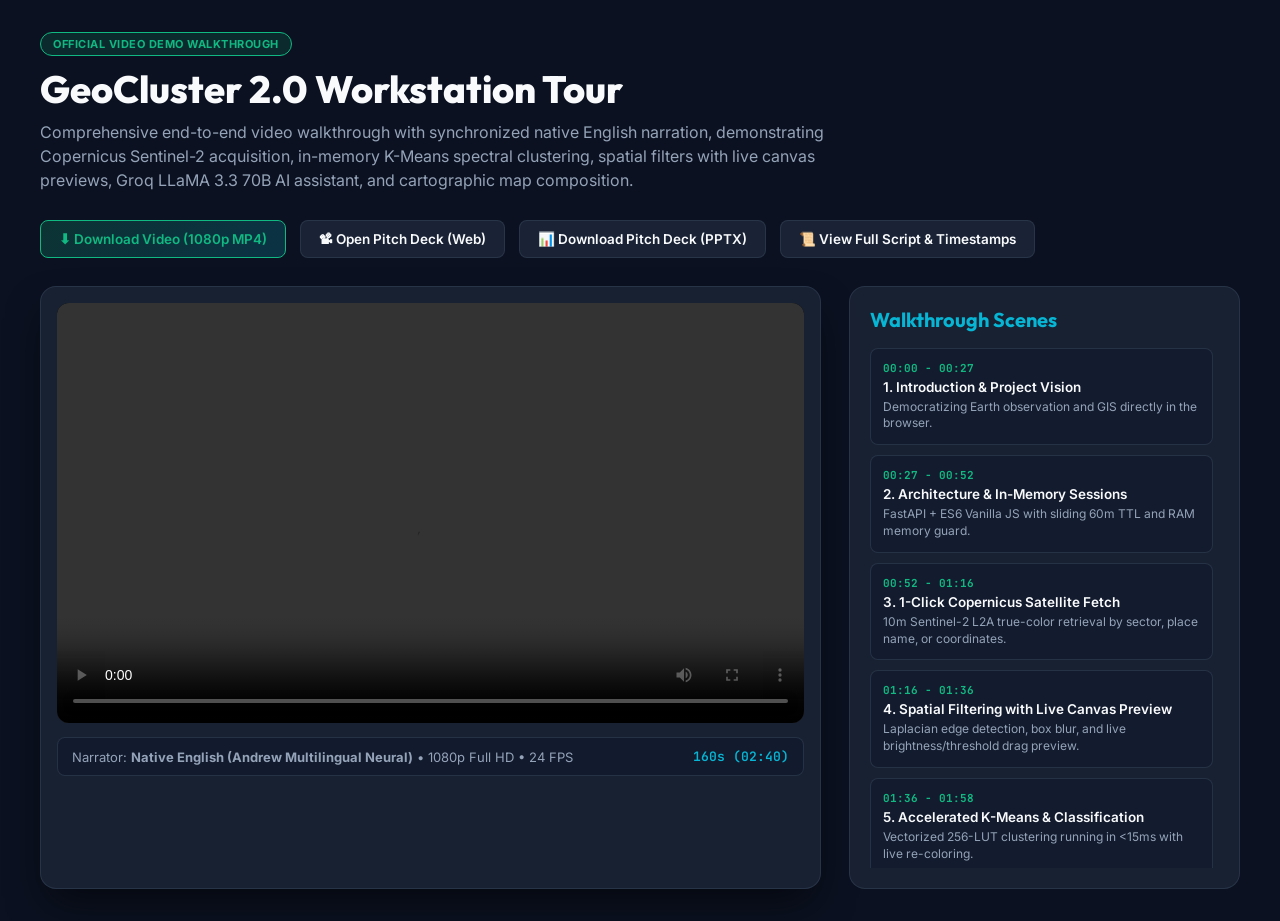
<file: docs/demo/index.html>
<!DOCTYPE html>
<html lang="en">
<head>
  <meta charset="UTF-8">
  <meta name="viewport" content="width=device-width, initial-scale=1.0">
  <title>GeoCluster 2.0 - Official Video Walkthrough</title>
  <link rel="preconnect" href="https://fonts.googleapis.com">
  <link rel="preconnect" href="https://fonts.gstatic.com" crossorigin>
  <link href="https://fonts.googleapis.com/css2?family=Inter:wght@300;400;500;600;700;800&family=Outfit:wght@500;600;700;800&family=JetBrains+Mono:wght@400;500;600&display=swap" rel="stylesheet">
  <style>
    :root {
      --bg: #0b1120;
      --card-bg: rgba(30, 41, 59, 0.7);
      --card-border: rgba(51, 65, 85, 0.6);
      --emerald: #10b981;
      --cyan: #06b6d4;
      --amber: #f59e0b;
      --text: #f8fafc;
      --muted: #94a3b8;
    }
    * { box-sizing: border-box; margin: 0; padding: 0; }
    body {
      background: var(--bg);
      color: var(--text);
      font-family: 'Inter', -apple-system, sans-serif;
      min-height: 100vh;
      padding: 32px 24px;
    }
    .container {
      max-width: 1200px;
      margin: 0 auto;
    }
    header.demo-header {
      margin-bottom: 28px;
    }
    .badge {
      display: inline-flex;
      align-items: center;
      gap: 6px;
      background: rgba(16, 185, 129, 0.15);
      border: 1px solid var(--emerald);
      color: var(--emerald);
      padding: 4px 12px;
      border-radius: 20px;
      font-size: 11px;
      font-weight: 700;
      letter-spacing: 0.5px;
      margin-bottom: 12px;
    }
    h1 {
      font-family: 'Outfit', sans-serif;
      font-size: 38px;
      font-weight: 800;
      line-height: 1.15;
      margin-bottom: 8px;
    }
    p.subtitle {
      font-size: 16px;
      color: var(--muted);
      max-width: 800px;
      line-height: 1.5;
    }

    .video-grid {
      display: grid;
      grid-template-columns: 2fr 1fr;
      gap: 28px;
      margin-top: 24px;
    }
    @media (max-width: 960px) {
      .video-grid { grid-template-columns: 1fr; }
    }

    .video-card {
      background: var(--card-bg);
      border: 1px solid var(--card-border);
      border-radius: 16px;
      padding: 16px;
      box-shadow: 0 20px 40px -10px rgba(0, 0, 0, 0.6);
      display: flex;
      flex-direction: column;
    }
    video {
      width: 100%;
      border-radius: 12px;
      background: #000;
      aspect-ratio: 16 / 9;
      outline: none;
    }

    .meta-box {
      margin-top: 14px;
      display: flex;
      align-items: center;
      justify-content: space-between;
      padding: 10px 14px;
      background: rgba(15, 23, 42, 0.6);
      border-radius: 8px;
      border: 1px solid var(--card-border);
      font-size: 13px;
    }
    .meta-left {
      color: var(--muted);
    }
    .meta-badge {
      font-family: 'JetBrains Mono', monospace;
      color: var(--cyan);
      font-weight: 600;
    }

    .chapters-card {
      background: var(--card-bg);
      border: 1px solid var(--card-border);
      border-radius: 16px;
      padding: 20px;
      display: flex;
      flex-direction: column;
    }
    .chapters-card h3 {
      font-family: 'Outfit', sans-serif;
      font-size: 20px;
      font-weight: 700;
      margin-bottom: 16px;
      color: var(--cyan);
      display: flex;
      align-items: center;
      justify-content: space-between;
    }
    .chapter-list {
      display: flex;
      flex-direction: column;
      gap: 10px;
      overflow-y: auto;
      max-height: 520px;
      padding-right: 6px;
    }
    .chapter-item {
      background: rgba(15, 23, 42, 0.5);
      border: 1px solid var(--card-border);
      border-radius: 8px;
      padding: 12px;
      cursor: pointer;
      transition: all 0.2s ease;
    }
    .chapter-item:hover {
      background: rgba(51, 65, 85, 0.4);
      border-color: var(--cyan);
    }
    .chapter-time {
      font-family: 'JetBrains Mono', monospace;
      font-size: 11px;
      color: var(--emerald);
      font-weight: 700;
      margin-bottom: 4px;
    }
    .chapter-title {
      font-size: 13.5px;
      font-weight: 600;
      color: var(--text);
      margin-bottom: 4px;
    }
    .chapter-desc {
      font-size: 12px;
      color: var(--muted);
      line-height: 1.4;
    }

    .links-bar {
      margin-top: 28px;
      display: flex;
      gap: 14px;
      flex-wrap: wrap;
    }
    .link-btn {
      background: rgba(30, 41, 59, 0.8);
      border: 1px solid var(--card-border);
      color: var(--text);
      text-decoration: none;
      padding: 10px 18px;
      border-radius: 8px;
      font-size: 13.5px;
      font-weight: 600;
      transition: all 0.2s ease;
      display: inline-flex;
      align-items: center;
      gap: 8px;
    }
    .link-btn:hover {
      background: var(--card-border);
      border-color: var(--cyan);
      color: var(--cyan);
    }
    .link-btn.primary {
      background: linear-gradient(135deg, rgba(16, 185, 129, 0.2), rgba(6, 182, 212, 0.2));
      border-color: var(--emerald);
      color: var(--emerald);
    }
    .link-btn.primary:hover {
      background: var(--emerald);
      color: #0b1120;
    }
  </style>
</head>
<body>
  <div class="container">
    <header class="demo-header">
      <div class="badge">OFFICIAL VIDEO DEMO WALKTHROUGH</div>
      <h1>GeoCluster 2.0 Workstation Tour</h1>
      <p class="subtitle">
        Comprehensive end-to-end video walkthrough with synchronized native English narration, demonstrating 
        Copernicus Sentinel-2 acquisition, in-memory K-Means spectral clustering, spatial filters with live canvas previews, 
        Groq LLaMA 3.3 70B AI assistant, and cartographic map composition.
      </p>
      <div class="links-bar">
        <a href="geocluster2_demo_walkthrough.mp4" download class="link-btn primary">⬇ Download Video (1080p MP4)</a>
        <a href="../pitch_deck/index.html" class="link-btn">📽 Open Pitch Deck (Web)</a>
        <a href="../../GEOCLUSTER_2.0_Pitch_Deck.pptx" download class="link-btn">📊 Download Pitch Deck (PPTX)</a>
        <a href="WALKTHROUGH_SCRIPT.md" class="link-btn">📜 View Full Script & Timestamps</a>
      </div>
    </header>

    <div class="video-grid">
      <div class="video-card">
        <video id="demo-player" controls preload="metadata">
          <source src="geocluster2_demo_walkthrough.mp4" type="video/mp4">
          Your browser does not support HTML5 video.
        </video>
        <div class="meta-box">
          <div class="meta-left">
            Narrator: <strong>Native English (Andrew Multilingual Neural)</strong> • 1080p Full HD • 24 FPS
          </div>
          <div class="meta-badge">160s (02:40)</div>
        </div>
      </div>

      <div class="chapters-card">
        <h3>Walkthrough Scenes</h3>
        <div class="chapter-list">
          <div class="chapter-item" onclick="seekTo(0)">
            <div class="chapter-time">00:00 - 00:27</div>
            <div class="chapter-title">1. Introduction & Project Vision</div>
            <div class="chapter-desc">Democratizing Earth observation and GIS directly in the browser.</div>
          </div>
          <div class="chapter-item" onclick="seekTo(27)">
            <div class="chapter-time">00:27 - 00:52</div>
            <div class="chapter-title">2. Architecture & In-Memory Sessions</div>
            <div class="chapter-desc">FastAPI + ES6 Vanilla JS with sliding 60m TTL and RAM memory guard.</div>
          </div>
          <div class="chapter-item" onclick="seekTo(52)">
            <div class="chapter-time">00:52 - 01:16</div>
            <div class="chapter-title">3. 1-Click Copernicus Satellite Fetch</div>
            <div class="chapter-desc">10m Sentinel-2 L2A true-color retrieval by sector, place name, or coordinates.</div>
          </div>
          <div class="chapter-item" onclick="seekTo(76)">
            <div class="chapter-time">01:16 - 01:36</div>
            <div class="chapter-title">4. Spatial Filtering with Live Canvas Preview</div>
            <div class="chapter-desc">Laplacian edge detection, box blur, and live brightness/threshold drag preview.</div>
          </div>
          <div class="chapter-item" onclick="seekTo(96)">
            <div class="chapter-time">01:36 - 01:58</div>
            <div class="chapter-title">5. Accelerated K-Means & Classification</div>
            <div class="chapter-desc">Vectorized 256-LUT clustering running in &lt;15ms with live re-coloring.</div>
          </div>
          <div class="chapter-item" onclick="seekTo(118)">
            <div class="chapter-time">01:58 - 02:20</div>
            <div class="chapter-title">6. Three-Tier AI Assistant & GCH2 Compression</div>
            <div class="chapter-desc">Groq LLaMA 3.3 70B action whitelist and lossless vectorized Huffman engine.</div>
          </div>
          <div class="chapter-item" onclick="seekTo(140)">
            <div class="chapter-time">02:20 - 02:40</div>
            <div class="chapter-title">7. Map Composer Studio & Conclusion</div>
            <div class="chapter-desc">Single-canvas publication-grade cartography and open-source release.</div>
          </div>
        </div>
      </div>
    </div>
  </div>

  <script>
    const player = document.getElementById('demo-player');
    function seekTo(seconds) {
      player.currentTime = seconds;
      player.play().catch(() => {});
    }
  </script>
</body>
</html>
</file>
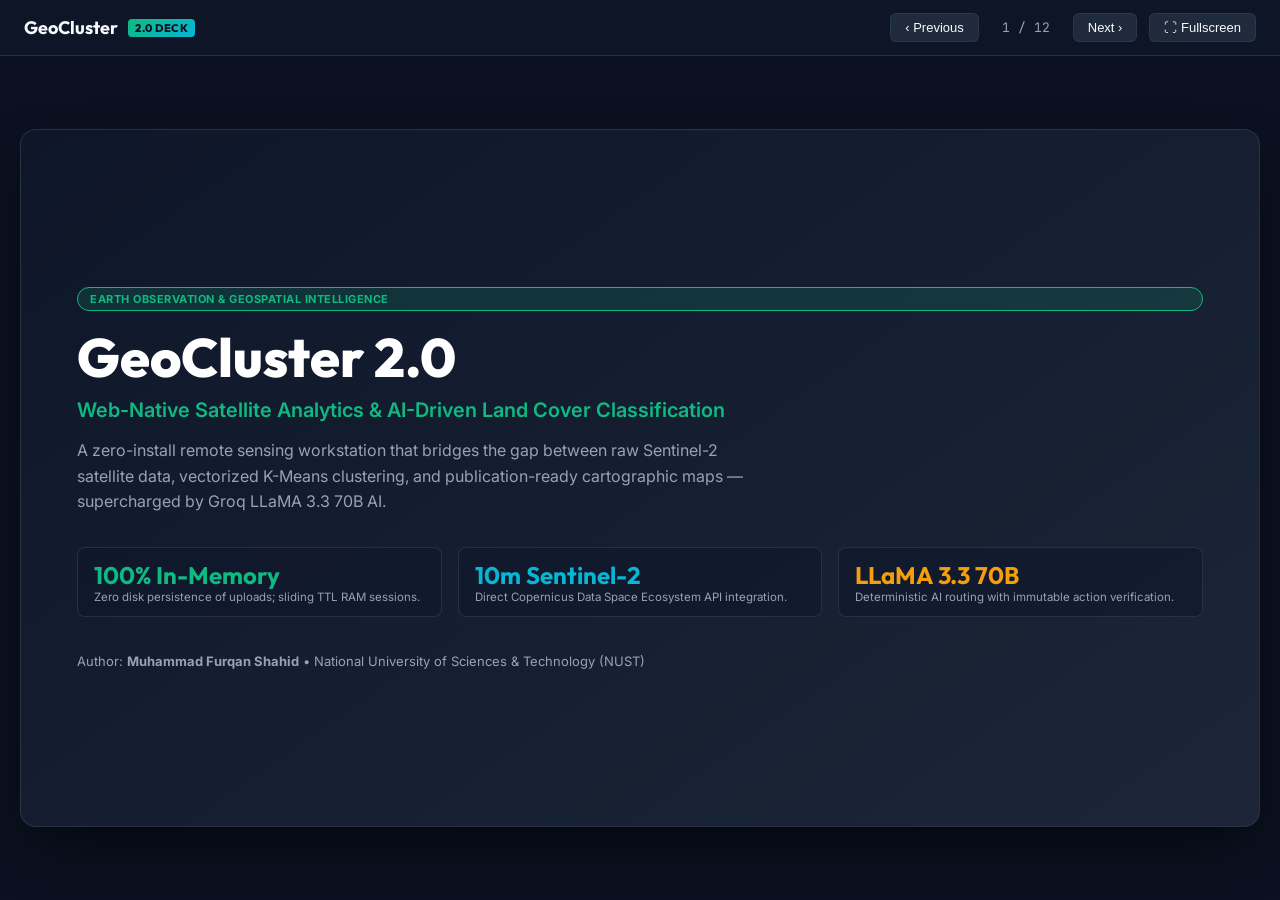
<file: docs/pitch_deck/index.html>
<!DOCTYPE html>
<html lang="en">
<head>
  <meta charset="UTF-8">
  <meta name="viewport" content="width=device-width, initial-scale=1.0">
  <title>GeoCluster 2.0 - Official Pitch Deck</title>
  <link rel="preconnect" href="https://fonts.googleapis.com">
  <link rel="preconnect" href="https://fonts.gstatic.com" crossorigin>
  <link href="https://fonts.googleapis.com/css2?family=Inter:wght@300;400;500;600;700;800&family=Outfit:wght@400;500;600;700;800&family=JetBrains+Mono:wght@400;500;600&display=swap" rel="stylesheet">
  <style>
    :root {
      --bg: #0b1120;
      --card-bg: rgba(30, 41, 59, 0.7);
      --card-border: rgba(51, 65, 85, 0.6);
      --emerald: #10b981;
      --cyan: #06b6d4;
      --amber: #f59e0b;
      --text: #f8fafc;
      --muted: #94a3b8;
    }
    * { box-sizing: border-box; margin: 0; padding: 0; }
    body {
      background: var(--bg);
      color: var(--text);
      font-family: 'Inter', -apple-system, sans-serif;
      min-height: 100vh;
      overflow: hidden;
      display: flex;
      flex-direction: column;
    }
    header.deck-bar {
      height: 56px;
      background: rgba(15, 23, 42, 0.85);
      backdrop-filter: blur(12px);
      border-bottom: 1px solid var(--card-border);
      display: flex;
      align-items: center;
      justify-content: space-between;
      padding: 0 24px;
      z-index: 50;
    }
    .deck-brand {
      display: flex;
      align-items: center;
      gap: 10px;
      font-family: 'Outfit', sans-serif;
      font-weight: 700;
      font-size: 18px;
    }
    .brand-badge {
      background: linear-gradient(135deg, var(--emerald), var(--cyan));
      color: #0b1120;
      font-size: 11px;
      font-weight: 800;
      padding: 2px 7px;
      border-radius: 4px;
      letter-spacing: 0.5px;
    }
    .deck-controls {
      display: flex;
      align-items: center;
      gap: 12px;
    }
    .deck-btn {
      background: rgba(51, 65, 85, 0.5);
      border: 1px solid var(--card-border);
      color: var(--text);
      padding: 6px 14px;
      border-radius: 6px;
      font-size: 13px;
      font-weight: 500;
      cursor: pointer;
      transition: all 0.2s ease;
      display: inline-flex;
      align-items: center;
      gap: 6px;
    }
    .deck-btn:hover {
      background: var(--card-border);
      border-color: var(--cyan);
      color: var(--cyan);
    }
    .slide-indicator {
      font-family: 'JetBrains Mono', monospace;
      font-size: 13px;
      color: var(--muted);
      min-width: 70px;
      text-align: center;
    }

    main.deck-viewport {
      flex: 1;
      display: flex;
      align-items: center;
      justify-content: center;
      padding: 20px;
      position: relative;
    }
    .slide-container {
      width: 100%;
      max-width: 1280px;
      aspect-ratio: 16 / 9;
      background: linear-gradient(145deg, rgba(15, 23, 42, 0.95), rgba(30, 41, 59, 0.9));
      border: 1px solid var(--card-border);
      border-radius: 16px;
      box-shadow: 0 25px 60px -15px rgba(0, 0, 0, 0.7);
      position: relative;
      overflow: hidden;
      display: flex;
      flex-direction: column;
      padding: 48px 56px;
    }
    .slide {
      display: none;
      height: 100%;
      flex-direction: column;
      animation: fadeIn 0.35s cubic-bezier(0.16, 1, 0.3, 1);
    }
    .slide.active {
      display: flex;
    }
    @keyframes fadeIn {
      from { opacity: 0; transform: translateY(8px) scale(0.99); }
      to { opacity: 1; transform: translateY(0) scale(1); }
    }

    .slide-tag {
      font-family: 'JetBrains Mono', monospace;
      font-size: 12px;
      font-weight: 700;
      text-transform: uppercase;
      letter-spacing: 1.5px;
      color: var(--emerald);
      margin-bottom: 6px;
    }
    .slide-title {
      font-family: 'Outfit', sans-serif;
      font-size: 34px;
      font-weight: 700;
      color: var(--text);
      line-height: 1.15;
      margin-bottom: 8px;
    }
    .slide-subtitle {
      font-size: 16px;
      color: var(--muted);
      margin-bottom: 24px;
      line-height: 1.4;
    }

    .grid-2 { display: grid; grid-template-columns: 1fr 1fr; gap: 24px; flex: 1; }
    .grid-3 { display: grid; grid-template-columns: 1fr 1fr 1fr; gap: 20px; flex: 1; }
    .grid-4 { display: grid; grid-template-columns: 1fr 1fr; grid-template-rows: 1fr 1fr; gap: 18px; flex: 1; }

    .card {
      background: var(--card-bg);
      border: 1px solid var(--card-border);
      border-radius: 12px;
      padding: 22px;
      display: flex;
      flex-direction: column;
      backdrop-filter: blur(8px);
    }
    .card-title {
      font-family: 'Outfit', sans-serif;
      font-size: 18px;
      font-weight: 600;
      margin-bottom: 8px;
      display: flex;
      align-items: center;
      gap: 8px;
    }
    .card-title.cyan { color: var(--cyan); }
    .card-title.emerald { color: var(--emerald); }
    .card-title.amber { color: var(--amber); }
    .card-title.white { color: var(--text); }
    .card p, .card li {
      font-size: 13.5px;
      color: var(--muted);
      line-height: 1.5;
    }
    .card ul {
      list-style: none;
      margin-top: 6px;
    }
    .card ul li {
      position: relative;
      padding-left: 16px;
      margin-bottom: 8px;
    }
    .card ul li::before {
      content: "•";
      position: absolute;
      left: 0;
      color: var(--cyan);
      font-weight: bold;
    }

    .hero-title {
      font-family: 'Outfit', sans-serif;
      font-size: 54px;
      font-weight: 800;
      line-height: 1.05;
      background: linear-gradient(135deg, #ffffff 40%, var(--cyan) 100%);
      -webkit-background-clip: text;
      -webkit-text-fill-color: transparent;
      margin-bottom: 12px;
    }
    .hero-tagline {
      font-size: 20px;
      color: var(--emerald);
      font-weight: 600;
      margin-bottom: 16px;
    }
    .hero-desc {
      font-size: 16px;
      color: var(--muted);
      line-height: 1.6;
      max-width: 680px;
    }
    .badge-pill {
      display: inline-flex;
      align-items: center;
      gap: 6px;
      background: rgba(16, 185, 129, 0.15);
      border: 1px solid var(--emerald);
      color: var(--emerald);
      padding: 4px 12px;
      border-radius: 20px;
      font-size: 11px;
      font-weight: 700;
      letter-spacing: 0.5px;
      margin-bottom: 18px;
    }

    .metric-box {
      background: rgba(15, 23, 42, 0.6);
      border: 1px solid var(--card-border);
      border-radius: 8px;
      padding: 12px 16px;
      margin-bottom: 12px;
    }
    .metric-val {
      font-family: 'Outfit', sans-serif;
      font-size: 24px;
      font-weight: 700;
    }
    .metric-lbl {
      font-size: 11.5px;
      color: var(--muted);
    }

    .img-preview {
      width: 100%;
      height: 100%;
      object-fit: cover;
      border-radius: 8px;
      border: 1px solid var(--card-border);
    }
    .table-custom {
      width: 100%;
      border-collapse: collapse;
      font-size: 12.5px;
    }
    .table-custom th {
      background: rgba(30, 41, 59, 0.9);
      color: var(--text);
      text-align: left;
      padding: 10px 14px;
      font-weight: 600;
      border-bottom: 2px solid var(--card-border);
    }
    .table-custom td {
      padding: 9px 14px;
      border-bottom: 1px solid rgba(51, 65, 85, 0.4);
      color: var(--muted);
    }
    .table-custom tr.highlight td {
      background: rgba(16, 185, 129, 0.08);
      color: var(--text);
      font-weight: 500;
    }
  </style>
</head>
<body>
  <header class="deck-bar">
    <div class="deck-brand">
      <span>GeoCluster</span>
      <span class="brand-badge">2.0 DECK</span>
    </div>
    <div class="deck-controls">
      <button class="deck-btn" id="prev-btn" onclick="prevSlide()">‹ Previous</button>
      <span class="slide-indicator" id="slide-num">1 / 12</span>
      <button class="deck-btn" id="next-btn" onclick="nextSlide()">Next ›</button>
      <button class="deck-btn" onclick="toggleFullscreen()">⛶ Fullscreen</button>
    </div>
  </header>

  <main class="deck-viewport">
    <div class="slide-container">
      
      <!-- SLIDE 1 -->
      <section class="slide active" id="slide-1">
        <div style="flex: 1; display: flex; flex-direction: column; justify-content: center;">
          <div class="badge-pill">EARTH OBSERVATION & GEOSPATIAL INTELLIGENCE</div>
          <h1 class="hero-title">GeoCluster 2.0</h1>
          <div class="hero-tagline">Web-Native Satellite Analytics & AI-Driven Land Cover Classification</div>
          <p class="hero-desc">
            A zero-install remote sensing workstation that bridges the gap between raw Sentinel-2 satellite data, 
            vectorized K-Means clustering, and publication-ready cartographic maps — supercharged by Groq LLaMA 3.3 70B AI.
          </p>
          <div style="margin-top: 32px; display: flex; gap: 16px;">
            <div class="metric-box" style="flex: 1;">
              <div class="metric-val" style="color: var(--emerald);">100% In-Memory</div>
              <div class="metric-lbl">Zero disk persistence of uploads; sliding TTL RAM sessions.</div>
            </div>
            <div class="metric-box" style="flex: 1;">
              <div class="metric-val" style="color: var(--cyan);">10m Sentinel-2</div>
              <div class="metric-lbl">Direct Copernicus Data Space Ecosystem API integration.</div>
            </div>
            <div class="metric-box" style="flex: 1;">
              <div class="metric-val" style="color: var(--amber);">LLaMA 3.3 70B</div>
              <div class="metric-lbl">Deterministic AI routing with immutable action verification.</div>
            </div>
          </div>
          <div style="margin-top: 24px; font-size: 13px; color: var(--muted);">
            Author: <strong>Muhammad Furqan Shahid</strong> • National University of Sciences & Technology (NUST)
          </div>
        </div>
      </section>

      <!-- SLIDE 2 -->
      <section class="slide" id="slide-2">
        <div class="slide-tag">The Problem</div>
        <div class="slide-title">Remote Sensing & GIS Analysis Is Locked Behind Desktop Bloat</div>
        <div class="slide-subtitle">Traditional tools exclude researchers, students, and agile teams who need rapid geospatial intelligence.</div>
        <div class="grid-3">
          <div class="card">
            <div class="card-title amber">Heavy Desktop Stacks</div>
            <p>ArcGIS, QGIS, and ENVI demand multi-gigabyte downloads, specialized C++ binaries, and heavyweight workstation hardware that field teams and students lack.</p>
          </div>
          <div class="card">
            <div class="card-title cyan">Steep Learning Curves</div>
            <p>Users must navigate hundreds of nested menus, manual coordinate reference system (CRS/WGS84) transformations, and proprietary raster formats before producing insights.</p>
          </div>
          <div class="card">
            <div class="card-title emerald">Expensive & Closed</div>
            <p>Prohibitive commercial software licenses and complex cloud credit billing models restrict democratized access to Earth observation data in education and public science.</p>
          </div>
        </div>
      </section>

      <!-- SLIDE 3 -->
      <section class="slide" id="slide-3">
        <div class="slide-tag">The Solution</div>
        <div class="slide-title">GeoCluster 2.0: Instant, Browser-First Geospatial Power</div>
        <div class="slide-subtitle">Delivering enterprise GIS and satellite clustering through modern, lightweight web standards.</div>
        <div class="grid-4">
          <div class="card">
            <div class="card-title cyan">Instant Browser Access</div>
            <p>Zero software installation, zero npm build steps. Runs smoothly on any modern browser backed by a high-concurrency FastAPI server.</p>
          </div>
          <div class="card">
            <div class="card-title emerald">1-Click Satellite Fetch</div>
            <p>Retrieve true-color Sentinel-2 crops by place name, sector code, or lat/long bounding box with automated cloud filtering and ground scaling.</p>
          </div>
          <div class="card">
            <div class="card-title white">Automated K-Means Clustering</div>
            <p>Vectorized intensity histogram clustering segments satellite imagery into land-cover classes (water, forest, urban, grass, soil) in under 15ms.</p>
          </div>
          <div class="card">
            <div class="card-title amber">Publication-Grade Map Studio</div>
            <p>Compose finished cartographic maps with title, custom legend, metric scale bar, and north arrow on a single WYSIWYG canvas for instant export.</p>
          </div>
        </div>
      </section>

      <!-- SLIDE 4 -->
      <section class="slide" id="slide-4">
        <div class="slide-tag">Architecture</div>
        <div class="slide-title">Unified Single-Origin Architecture</div>
        <div class="slide-subtitle">Engineered for security, synchronous responsiveness, and zero-headache deployment.</div>
        <div class="grid-3">
          <div class="card">
            <div class="card-title cyan">Web Workstation</div>
            <ul>
              <li>Modular ES6 JavaScript architecture</li>
              <li>Dual synchronized viewports (Original vs Result)</li>
              <li>Canvas-based live filter previews during drag</li>
              <li>Single-canvas Map Studio renderer</li>
              <li>Zero build pipelines or node_modules bloat</li>
            </ul>
          </div>
          <div class="card">
            <div class="card-title emerald">FastAPI Backend Engine</div>
            <ul>
              <li>High-speed in-memory session management</li>
              <li>Global memory guard and LRU eviction policy</li>
              <li>NumPy & headless OpenCV processing</li>
              <li>Vectorized GCH2 Huffman compression</li>
              <li>Single-origin serving (/ and /api)</li>
            </ul>
          </div>
          <div class="card">
            <div class="card-title amber">Cloud & Providers</div>
            <ul>
              <li>Copernicus Data Space Ecosystem (Sentinel-2 L2A)</li>
              <li>OpenStreetMap Nominatim place geocoding</li>
              <li>Groq Cloud: LLaMA 3.3 70B inference</li>
              <li>Automatic token refresh & secret scrubbing</li>
            </ul>
          </div>
        </div>
      </section>

      <!-- SLIDE 5 -->
      <section class="slide" id="slide-5">
        <div class="slide-tag">Satellite Pipeline</div>
        <div class="slide-title">Sentinel-2 Satellite Imagery on Demand</div>
        <div class="slide-subtitle">From textual query or geographic coordinates to calibrated 10m multispectral crops.</div>
        <div class="grid-2">
          <div class="card">
            <div class="card-title cyan">Triple-Mode Retrieval Engine</div>
            <ul>
              <li><strong>Sector/Alias Mode:</strong> Instant centroid lookup for pre-indexed sectors (e.g. F-8, H-12, NUST campus).</li>
              <li><strong>Global Geocoding:</strong> OpenStreetMap Nominatim geocoding throttled at 1 req/s with disk caching.</li>
              <li><strong>Coordinate Bounding Box:</strong> Paste opposite latitude/longitude corners directly from Google Maps or GIS surveys.</li>
              <li><strong>Atmospheric Correction:</strong> Sentinel-2 L2A Bottom-Of-Atmosphere reflectance bands (B04, B03, B02).</li>
              <li><strong>Ground Scale Metadata:</strong> Stores exact meters-per-pixel ratio (10 m/px) for true physical distance measurement.</li>
            </ul>
          </div>
          <div class="card" style="align-items: center; justify-content: center; background: rgba(15, 23, 42, 0.4);">
            <img src="../../docs/demo/F8_satellite.png" alt="Sentinel-2 Satellite Crop" style="max-height: 250px; border-radius: 8px; border: 1px solid var(--card-border);">
            <div style="font-size: 11.5px; color: var(--emerald); margin-top: 10px; font-weight: 600;">
              Sentinel-2 L2A Crop: Islamabad Sector F-8 (10m Resolution)
            </div>
          </div>
        </div>
      </section>

      <!-- SLIDE 6 -->
      <section class="slide" id="slide-6">
        <div class="slide-tag">Machine Learning Core</div>
        <div class="slide-title">Fast Intensity-Histogram K-Means & Classification</div>
        <div class="slide-subtitle">Accelerated 256-intensity lookup table (LUT) clustering with interactive land cover mapping.</div>
        <div class="grid-2">
          <div class="card">
            <div class="card-title emerald">Algorithmic Innovation</div>
            <ul>
              <li><strong>256-LUT Optimization:</strong> Maps all pixel intensities into a 256-bin lookup table, collapsing iteration runtime from O(N·K) to O(256·K + N).</li>
              <li><strong>Sub-15ms Convergence:</strong> Iterative centroid updates stop when centroid shift &lt; 0.5 intensity units.</li>
              <li><strong>Interactive Re-Coloring:</strong> Boundary sliders allow users to adjust land-cover thresholds live on screen.</li>
              <li><strong>Multi-Class Presets:</strong> Auto-labels clusters (Shadows, Water, Forest, Rooftops, Soil, Lawn).</li>
            </ul>
          </div>
          <div class="card" style="align-items: center; justify-content: center; background: rgba(15, 23, 42, 0.4);">
            <img src="../../api/tests/fixtures/kmeans_k5_display.png" alt="K-Means Cluster Display" style="max-height: 250px; border-radius: 8px; border: 1px solid var(--card-border);">
            <div style="font-size: 11.5px; color: var(--cyan); margin-top: 10px; font-weight: 600;">
              Classified Land Cover Output (Vegetation, Urban, Soil, Shadows)
            </div>
          </div>
        </div>
      </section>

      <!-- SLIDE 7 -->
      <section class="slide" id="slide-7">
        <div class="slide-tag">Image Engine & Archival</div>
        <div class="slide-title">Spatial Filtering Suite & Lossless GCH2 Compression</div>
        <div class="slide-subtitle">Real-time canvas filter previews and high-efficiency binary image serialization.</div>
        <div class="grid-2">
          <div class="card">
            <div class="card-title cyan">Spatial Filtering Engine</div>
            <ul>
              <li><strong>Live Canvas Previews:</strong> Sliders for Brightness (-255..255) and Threshold (0..255) draw instant in-browser previews during dragging.</li>
              <li><strong>Odd-Kernel Mean Blur:</strong> Box blur smoothing from 3×3 up to 31×31 with reflect-101 border replication.</li>
              <li><strong>Laplacian Edge Detection:</strong> 2nd-order spatial derivative highlights geological fault lines, roads, and coastlines.</li>
              <li><strong>Grayscale & Negative:</strong> Standard contrast inversion and calibrated luminance extraction.</li>
            </ul>
          </div>
          <div class="card">
            <div class="card-title emerald">Lossless GCH2 Huffman Compression</div>
            <ul>
              <li><strong>Custom Container:</strong> GCH2 magic header with rows, cols, channels, payload bits, and 256 frequency table.</li>
              <li><strong>Vectorized Bit-Packing:</strong> High-performance NumPy bit-packing with zero rounding or compression artifacts.</li>
              <li><strong>State-Transition Decoding:</strong> Pre-built byte transition table decodes 8 bits per table hop for rapid unpack.</li>
              <li><strong>Desktop Format Parity:</strong> 100% byte-for-byte compatibility with earlier desktop GeoCluster archives.</li>
            </ul>
          </div>
        </div>
      </section>

      <!-- SLIDE 8 -->
      <section class="slide" id="slide-8">
        <div class="slide-tag">AI Co-Pilot</div>
        <div class="slide-title">Three-Tier Deterministic AI Assistant</div>
        <div class="slide-subtitle">Powered by Groq LLaMA 3.3 70B with strict server-side action validation.</div>
        <div class="grid-3">
          <div class="card">
            <div class="card-title emerald">Tier 1: Offline Glossary</div>
            <p><strong>Zero API calls & zero tokens:</strong> Tool definitions and questions ("What is NDVI?", "What does Laplacian filter do?") are answered locally from a built-in GIS glossary.</p>
          </div>
          <div class="card">
            <div class="card-title cyan">Tier 2: Command Router</div>
            <p><strong>Rule-based instant execution:</strong> Exact commands ("show me NUST", "run k-means", "open histogram") trigger UI actions without LLM latency or cost.</p>
          </div>
          <div class="card">
            <div class="card-title amber">Tier 3: Safe LLM Agent</div>
            <p><strong>Strict Whitelist Guardrails:</strong> LLaMA-3.3-70B reasons in JSON format and can request at most one verified action from a fixed whitelist. Out-of-range parameters are dropped server-side.</p>
          </div>
        </div>
      </section>

      <!-- SLIDE 9 -->
      <section class="slide" id="slide-9">
        <div class="slide-tag">Cartography</div>
        <div class="slide-title">Single-Canvas Map Composer Studio</div>
        <div class="slide-subtitle">Publication-ready cartography directly within your browser.</div>
        <div class="grid-2">
          <div class="card">
            <div class="card-title cyan">What You See Is What You Export</div>
            <ul>
              <li><strong>One-Canvas Architecture:</strong> The interactive preview and final high-res export are drawn by the same <code>drawStudioMap</code> function, guaranteeing 100% layout fidelity.</li>
              <li><strong>Multi-Scale Rendering:</strong> Export at 1x, 2x, or 3x pixel scale for high-DPI academic papers and presentations.</li>
              <li><strong>Automated Ground Scale Bar:</strong> Automatically calculates metric (m, km) or imperial (ft, mi) ground units from Sentinel-2 metadata.</li>
            </ul>
          </div>
          <div class="card">
            <div class="card-title emerald">Flexible Cartographic Components</div>
            <ul>
              <li><strong>9 Legend Placements:</strong> 5 outside margin placements that never obscure the image, plus 4 on-map corner overlays with class percentages.</li>
              <li><strong>7 North Arrow Placements:</strong> Classic arrow, compass rose, or triangle styles placed on-map or in the top title band.</li>
              <li><strong>Attribution & Coordinates:</strong> Automatic Copernicus Sentinel attribution and optional GPS corner coordinates.</li>
            </ul>
          </div>
        </div>
      </section>

      <!-- SLIDE 10 -->
      <section class="slide" id="slide-10">
        <div class="slide-tag">Security & Hardening</div>
        <div class="slide-title">Defense-in-Depth & Privacy by Design</div>
        <div class="slide-subtitle">Hardened against credential leakage, resource exhaustion, and path traversal.</div>
        <div class="grid-4">
          <div class="card">
            <div class="card-title cyan">Automatic Secret Redaction</div>
            <p><code>log_safety.py</code> intercepts log records and tracebacks, automatically scrubbing credential patterns so keys never leak to logs.</p>
          </div>
          <div class="card">
            <div class="card-title emerald">In-Memory Ephemeral Storage</div>
            <p>Session images live in RAM with a sliding 60-minute TTL. No client image uploads are ever written to server hard drives.</p>
          </div>
          <div class="card">
            <div class="card-title white">Multi-Tier Rate Limiting</div>
            <p>Token-bucket limits protect upstream providers: 10 req/min for AI chat, 5 req/min for satellite retrieval, 1 req/s for geocoding.</p>
          </div>
          <div class="card">
            <div class="card-title amber">Defensive Static Serving</div>
            <p>Static server strictly denies dotfiles (<code>.env</code>), path traversal attempts (<code>..</code>), and internal dev folders.</p>
          </div>
        </div>
      </section>

      <!-- SLIDE 11 -->
      <section class="slide" id="slide-11">
        <div class="slide-tag">Competitive Matrix</div>
        <div class="slide-title">How GeoCluster 2.0 Outperforms Existing Stacks</div>
        <div class="slide-subtitle">Democratizing Earth observation without sacrificing analytical power.</div>
        <div class="card" style="padding: 12px; overflow-x: auto;">
          <table class="table-custom">
            <thead>
              <tr>
                <th>Feature / Dimension</th>
                <th>Desktop GIS (ArcGIS/QGIS)</th>
                <th>Cloud Notebooks (GEE/Python)</th>
                <th style="color: var(--emerald);">GeoCluster 2.0 (Web)</th>
              </tr>
            </thead>
            <tbody>
              <tr>
                <td>Installation</td>
                <td>5 - 15 GB install & licenses</td>
                <td>Python / conda environment setup</td>
                <td style="color: var(--emerald); font-weight: 600;">Zero install (Instant web access)</td>
              </tr>
              <tr>
                <td>Satellite Retrieval</td>
                <td>Manual portal download & import</td>
                <td>Requires API coding scripts</td>
                <td style="color: var(--emerald); font-weight: 600;">1-Click place name or coordinates</td>
              </tr>
              <tr>
                <td>User Learning Curve</td>
                <td>Steep (Weeks to months)</td>
                <td>Requires programming skills</td>
                <td style="color: var(--emerald); font-weight: 600;">Instant / Guided by AI Assistant</td>
              </tr>
              <tr>
                <td>AI Copilot Integration</td>
                <td>None / experimental plugins</td>
                <td>Separate LLM window / manual</td>
                <td style="color: var(--emerald); font-weight: 600;">Native Groq LLaMA-3.3-70B router</td>
              </tr>
              <tr>
                <td>Cartographic Map Export</td>
                <td>Complex multi-step layout view</td>
                <td>Manual Matplotlib coding</td>
                <td style="color: var(--emerald); font-weight: 600;">WYSIWYG Map Studio (1x, 2x, 3x)</td>
              </tr>
              <tr>
                <td>Data Persistence & Privacy</td>
                <td>Stored on local disks</td>
                <td>Stored on 3rd-party cloud</td>
                <td style="color: var(--emerald); font-weight: 600;">In-memory ephemeral (Zero disk retention)</td>
              </tr>
            </tbody>
          </table>
        </div>
      </section>

      <!-- SLIDE 12 -->
      <section class="slide" id="slide-12">
        <div class="slide-tag">Future Horizon</div>
        <div class="slide-title">Roadmap & Next-Generation Geospatial Frontier</div>
        <div class="slide-subtitle">Expanding the horizon of democratized, open-source Earth observation.</div>
        <div class="grid-4" style="margin-bottom: 20px;">
          <div class="card">
            <div class="card-title cyan">Multispectral Indices</div>
            <p>Automated calculation of NDVI, NDWI, SAVI, and NBR directly from Sentinel-2 NIR/SWIR bands for crop health monitoring.</p>
          </div>
          <div class="card">
            <div class="card-title emerald">WebGPU Deep Learning</div>
            <p>Client-side ONNX Runtime models for automated building footprint extraction and road network vectorization.</p>
          </div>
          <div class="card">
            <div class="card-title amber">Multi-Constellation Support</div>
            <p>Ingestion of Landsat 8/9, PlanetScope daily mosaics, and Sentinel-1 Synthetic Aperture Radar (SAR) imagery.</p>
          </div>
          <div class="card">
            <div class="card-title white">Team Collaboration</div>
            <p>Shared web sessions, collaborative map annotation, and direct GeoTIFF / shapefile vector export.</p>
          </div>
        </div>
        <div class="card" style="background: rgba(16, 185, 129, 0.1); border-color: var(--emerald); align-items: center; justify-content: center; padding: 16px;">
          <div style="font-family: 'Outfit', sans-serif; font-size: 20px; font-weight: 700; color: var(--text);">
            Thank You! • Open Source: <span style="color: var(--cyan);">github.com/Furqan6701/GEOCLUSTER-2.0</span>
          </div>
        </div>
      </section>

    </div>
  </main>

  <script>
    let currentSlide = 1;
    const totalSlides = 12;

    function showSlide(n) {
      if (n < 1) n = 1;
      if (n > totalSlides) n = totalSlides;
      currentSlide = n;

      document.querySelectorAll('.slide').forEach((s, idx) => {
        s.classList.toggle('active', idx + 1 === currentSlide);
      });

      document.getElementById('slide-num').innerText = `${currentSlide} / ${totalSlides}`;
      document.getElementById('prev-btn').disabled = (currentSlide === 1);
      document.getElementById('next-btn').disabled = (currentSlide === totalSlides);
    }

    function nextSlide() { showSlide(currentSlide + 1); }
    function prevSlide() { showSlide(currentSlide - 1); }

    document.addEventListener('keydown', (e) => {
      if (e.key === 'ArrowRight' || e.key === ' ' || e.key === 'PageDown') {
        nextSlide();
      } else if (e.key === 'ArrowLeft' || e.key === 'PageUp') {
        prevSlide();
      }
    });

    function toggleFullscreen() {
      if (!document.fullscreenElement) {
        document.documentElement.requestFullscreen().catch(() => {});
      } else {
        document.exitFullscreen().catch(() => {});
      }
    }

    showSlide(1);
  </script>
</body>
</html>
</file>
